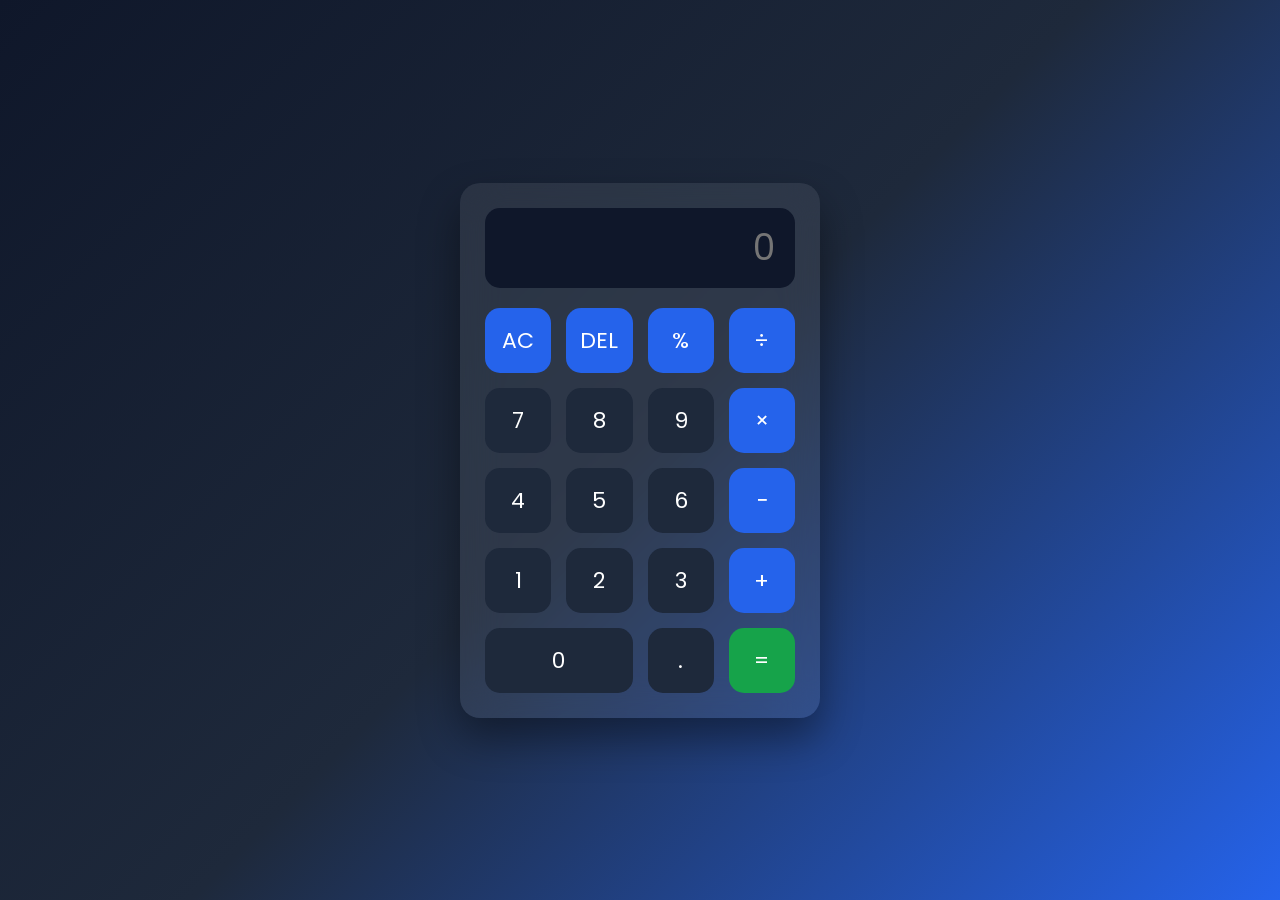
<file: calculator/index.html>
<!DOCTYPE html>
<html lang="en">

<head>
    <meta charset="UTF-8">
    <meta name="viewport" content="width=device-width, initial-scale=1.0">
    <title>Modern Calculator</title>

    <link rel="stylesheet" href="style.css">

    <link href="https://fonts.googleapis.com/css2?family=Poppins:wght@300;400;500;600;700&display=swap"
        rel="stylesheet">
</head>

<body>

    <div class="container">

        <div class="calculator">

            <input type="text" id="display" placeholder="0" readonly>

            <div class="buttons">

                <button class="operator" onclick="clearDisplay()">AC</button>

                <button class="operator" onclick="deleteLast()">DEL</button>

                <button class="operator" onclick="appendValue('%')">%</button>

                <button class="operator" onclick="appendValue('/')">÷</button>

                <button onclick="appendValue('7')">7</button>

                <button onclick="appendValue('8')">8</button>

                <button onclick="appendValue('9')">9</button>

                <button class="operator" onclick="appendValue('*')">×</button>

                <button onclick="appendValue('4')">4</button>

                <button onclick="appendValue('5')">5</button>

                <button onclick="appendValue('6')">6</button>

                <button class="operator" onclick="appendValue('-')">−</button>

                <button onclick="appendValue('1')">1</button>

                <button onclick="appendValue('2')">2</button>

                <button onclick="appendValue('3')">3</button>

                <button class="operator" onclick="appendValue('+')">+</button>

                <button class="zero" onclick="appendValue('0')">0</button>

                <button onclick="appendValue('.')">.</button>

                <button class="equal" onclick="calculate()">=</button>

            </div>

        </div>

    </div>

    <script src="script.js"></script>

</body>

</html>
</file>
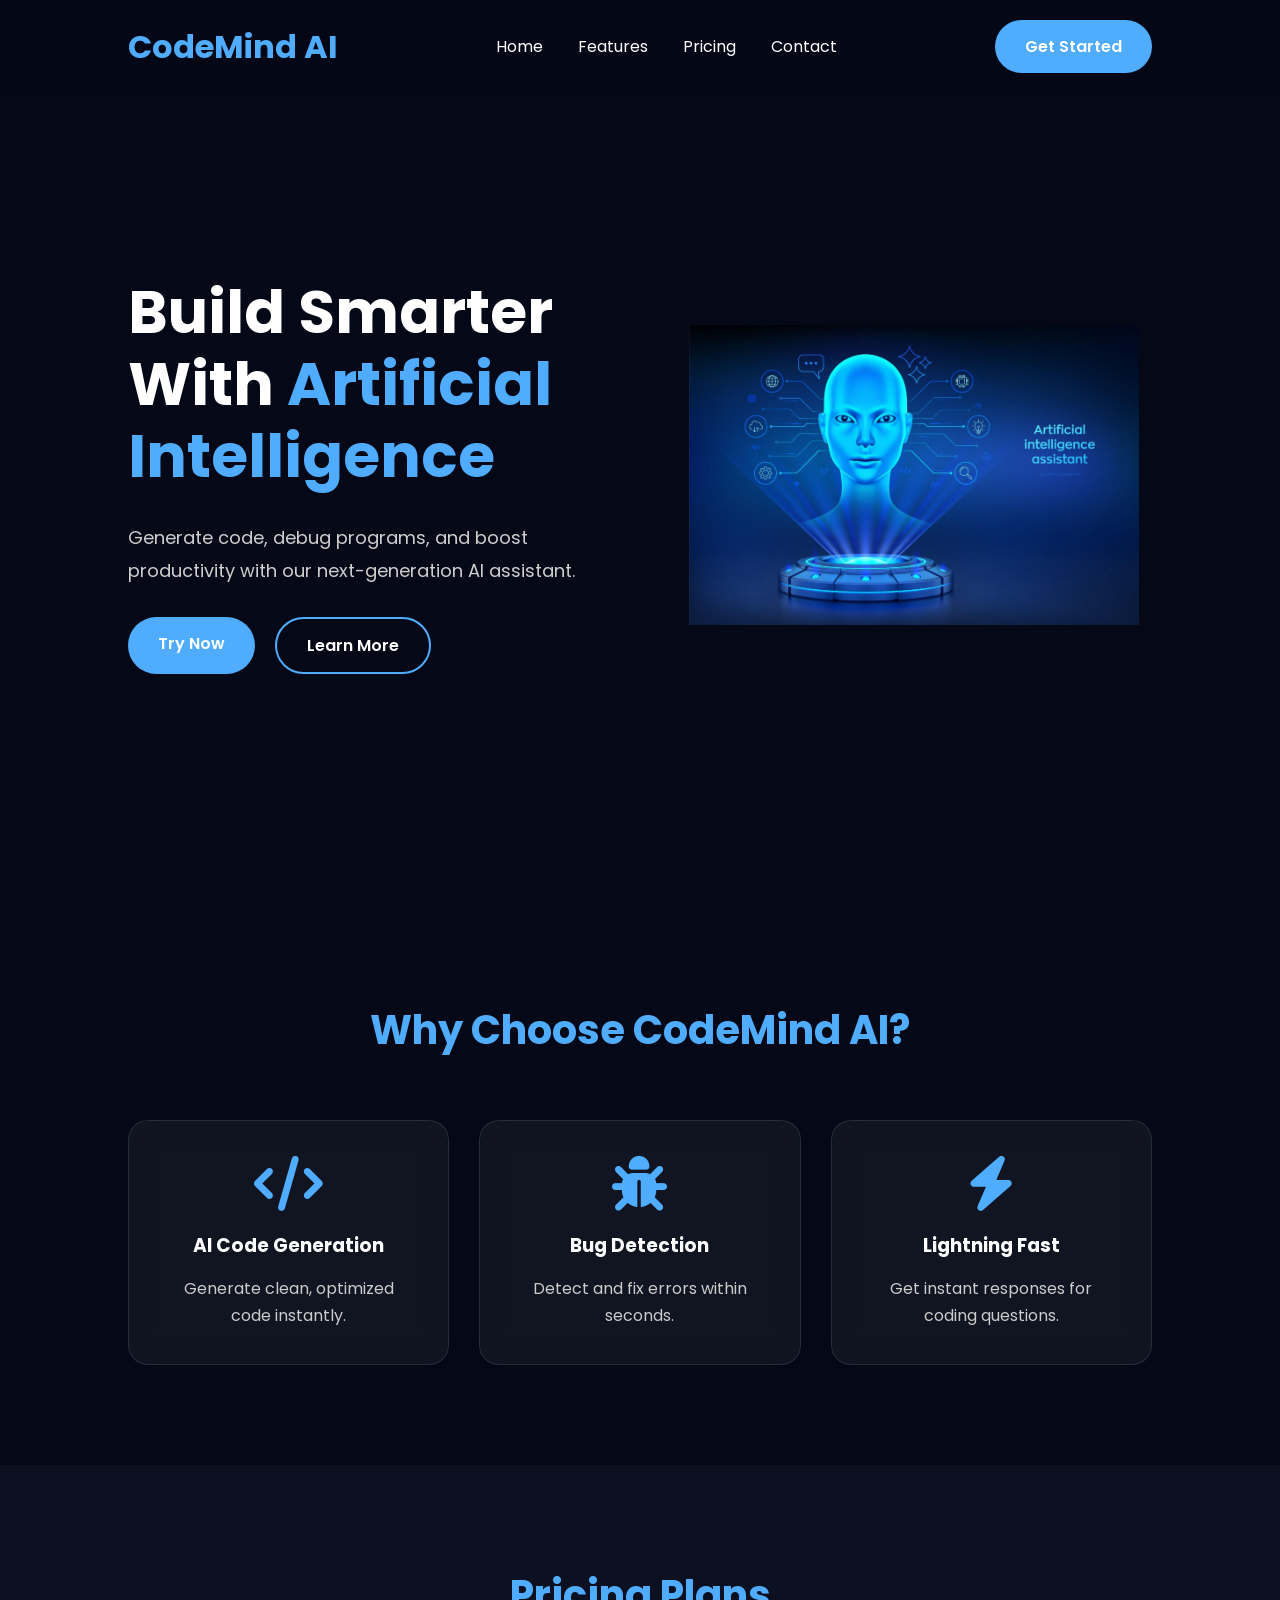
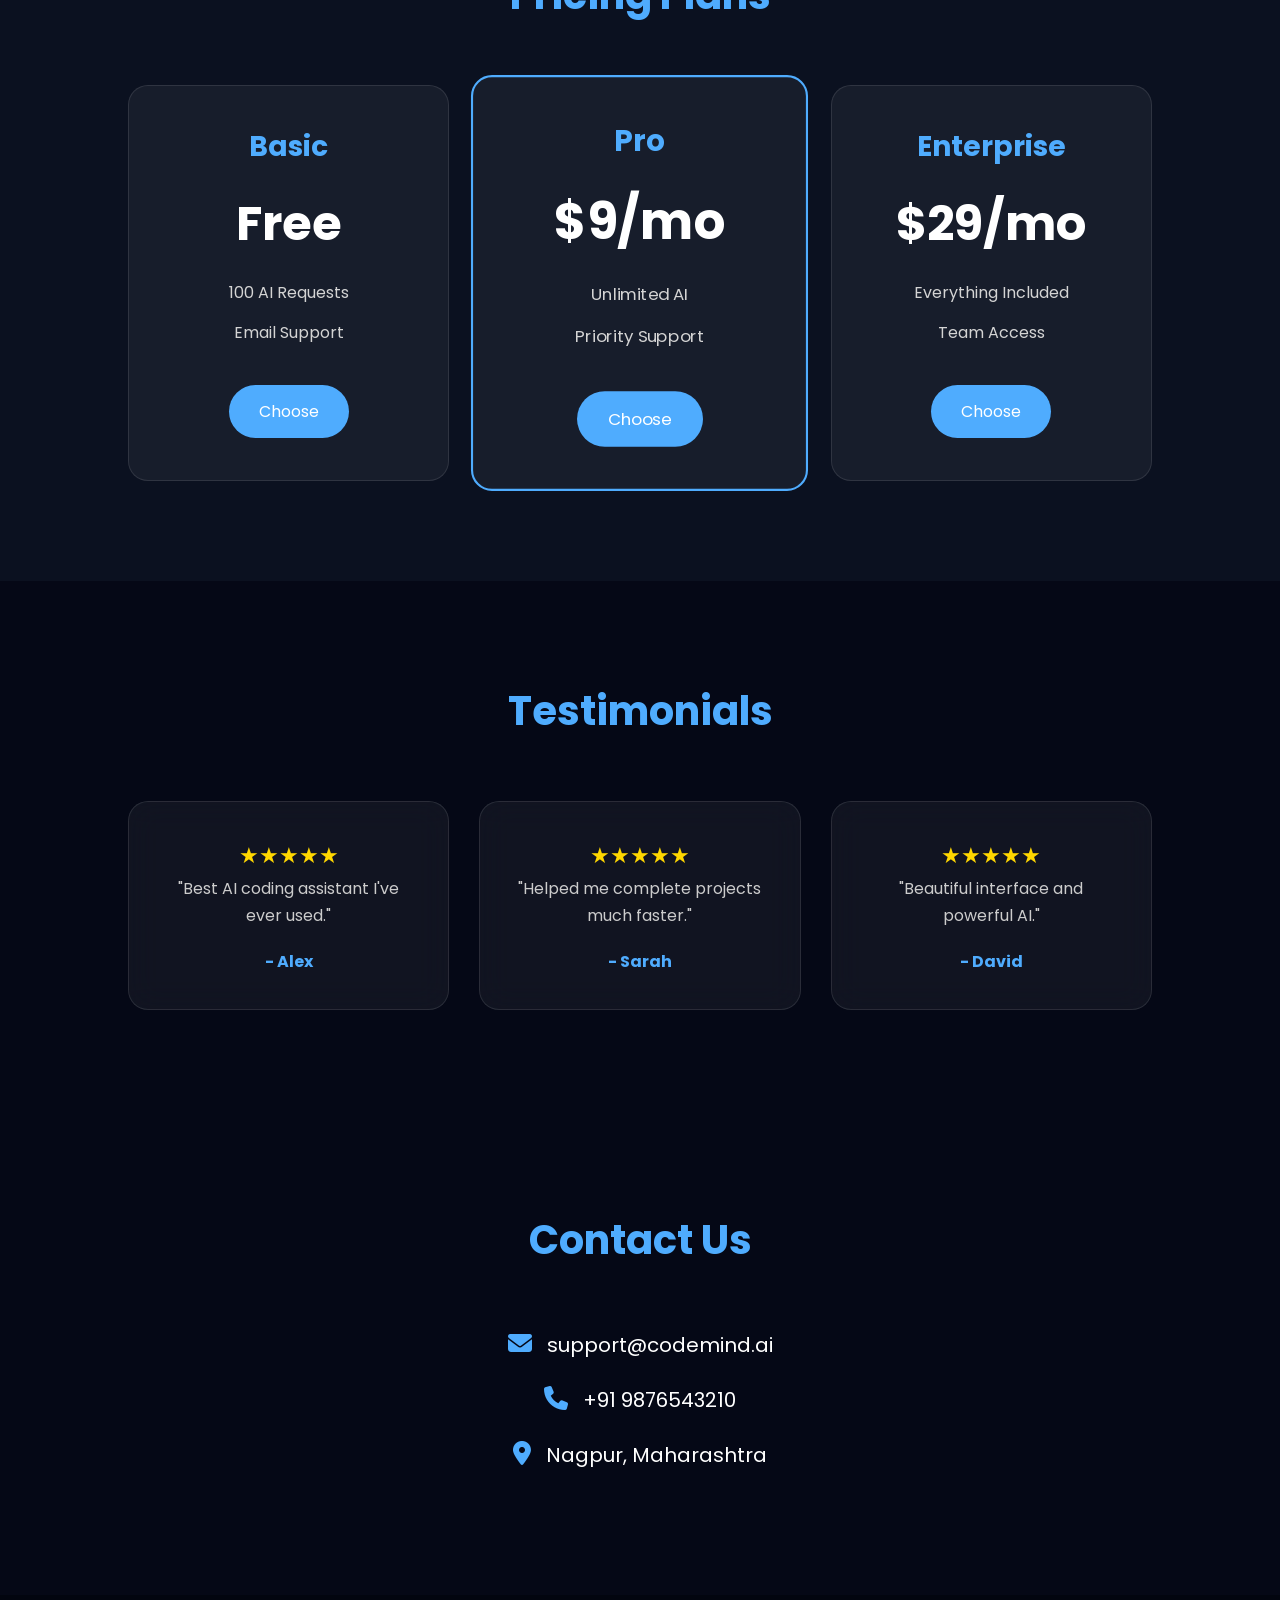
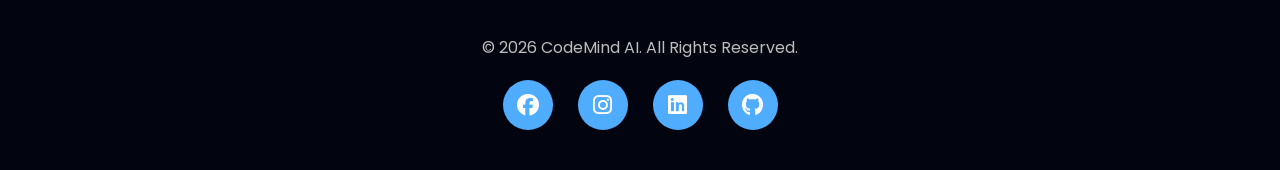
<file: landing page/index.html>
<!DOCTYPE html>
<html lang="en">
<head>
<meta charset="UTF-8">
<meta name="viewport" content="width=device-width, initial-scale=1.0">
<title>CodeMind AI</title>

<link rel="stylesheet" href="style.css">

<link rel="preconnect" href="https://fonts.googleapis.com">
<link href="https://fonts.googleapis.com/css2?family=Poppins:wght@300;400;500;600;700;800&display=swap" rel="stylesheet">

<link rel="stylesheet"
href="https://cdnjs.cloudflare.com/ajax/libs/font-awesome/6.6.0/css/all.min.css">

</head>

<body>

<!-- NAVBAR -->

<header>

<nav>

<div class="logo">
CodeMind AI
</div>

<ul>

<li><a href="#home">Home</a></li>

<li><a href="#features">Features</a></li>

<li><a href="#pricing">Pricing</a></li>

<li><a href="#contact">Contact</a></li>

</ul>

<a href="#" class="btn">
Get Started
</a>

</nav>

</header>

<!-- HERO -->

<section class="hero" id="home">

<div class="hero-text">

<h1>

Build Smarter With
<span>Artificial Intelligence</span>

</h1>

<p>

Generate code, debug programs,
and boost productivity with
our next-generation AI assistant.

</p>

<div class="hero-buttons">

<a href="#" class="primary-btn">
Try Now
</a>

<a href="#" class="secondary-btn">
Learn More
</a>

</div>

</div>

<div class="hero-image">

<img src="images/12.jpg" alt="AI">

</div>

</section>

<!-- FEATURES -->

<section id="features">

<h2>Why Choose CodeMind AI?</h2>

<div class="cards">

<div class="card">

<i class="fa-solid fa-code"></i>

<h3>AI Code Generation</h3>

<p>

Generate clean,
optimized code instantly.

</p>

</div>

<div class="card">

<i class="fa-solid fa-bug"></i>

<h3>Bug Detection</h3>

<p>

Detect and fix
errors within seconds.

</p>

</div>

<div class="card">

<i class="fa-solid fa-bolt"></i>

<h3>Lightning Fast</h3>

<p>

Get instant responses
for coding questions.

</p>

</div>

</div>

</section>

<!-- PRICING -->

<section id="pricing">

<h2>Pricing Plans</h2>

<div class="pricing-container">

<div class="price-card">

<h3>Basic</h3>

<h1>Free</h1>

<p>100 AI Requests</p>

<p>Email Support</p>

<button>Choose</button>

</div>

<div class="price-card popular">

<h3>Pro</h3>

<h1>$9/mo</h1>

<p>Unlimited AI</p>

<p>Priority Support</p>

<button>Choose</button>

</div>

<div class="price-card">

<h3>Enterprise</h3>

<h1>$29/mo</h1>

<p>Everything Included</p>

<p>Team Access</p>

<button>Choose</button>

</div>

</div>

</section>

<!-- TESTIMONIALS -->

<section>

<h2>Testimonials</h2>

<div class="cards">

<div class="card">

<p>

★★★★★

</p>

<p>

"Best AI coding assistant I've ever used."

</p>

<h4>- Alex</h4>

</div>

<div class="card">

<p>

★★★★★

</p>

<p>

"Helped me complete projects much faster."

</p>

<h4>- Sarah</h4>

</div>

<div class="card">

<p>

★★★★★

</p>

<p>

"Beautiful interface and powerful AI."

</p>

<h4>- David</h4>

</div>

</div>

</section>

<!-- CONTACT -->

<section id="contact">

<h2>Contact Us</h2>

<div class="contact">

<p>

<i class="fa-solid fa-envelope"></i>

support@codemind.ai

</p>

<p>

<i class="fa-solid fa-phone"></i>

+91 9876543210

</p>

<p>

<i class="fa-solid fa-location-dot"></i>

Nagpur, Maharashtra

</p>

</div>

</section>

<!-- FOOTER -->

<footer>

<p>

© 2026 CodeMind AI.
All Rights Reserved.

</p>

<div class="social">

<i class="fab fa-facebook"></i>

<i class="fab fa-instagram"></i>

<i class="fab fa-linkedin"></i>

<i class="fab fa-github"></i>

</div>

</footer>

<script src="script.js"></script>

</body>
</html>
</file>
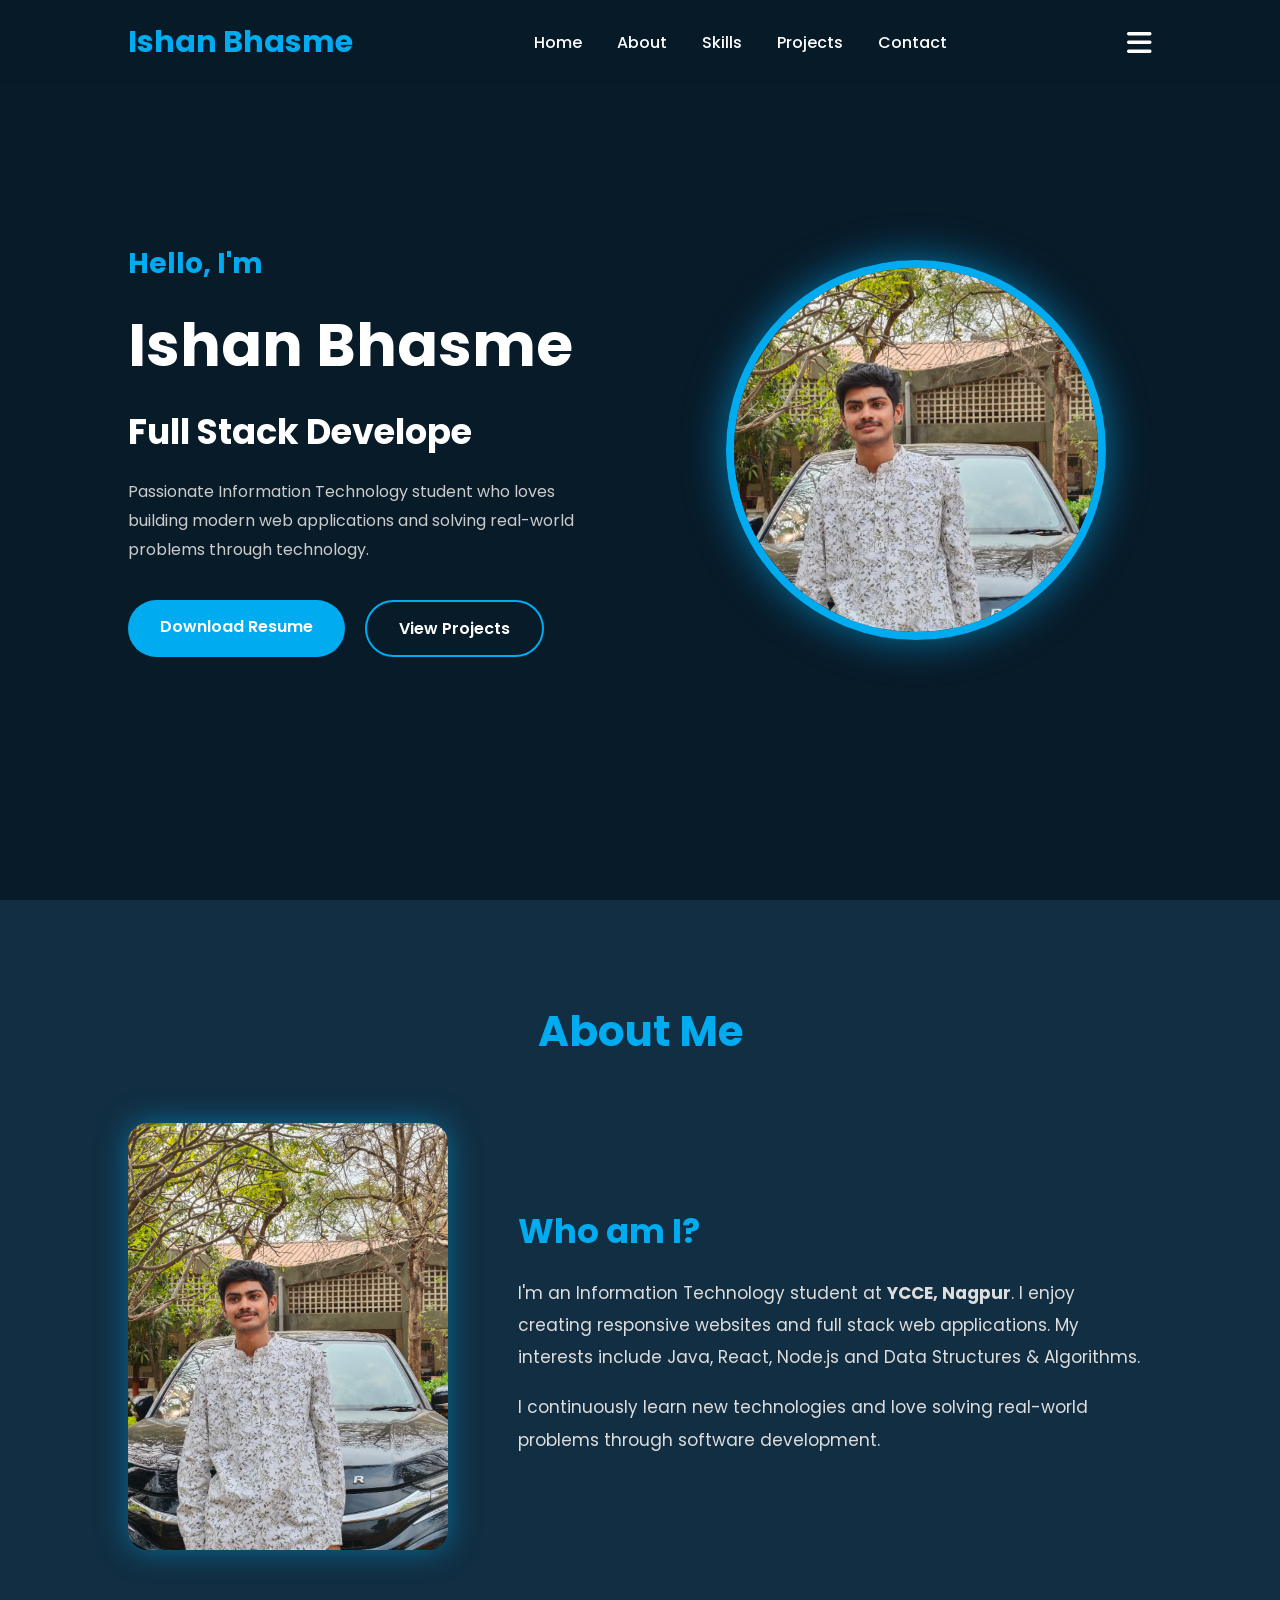
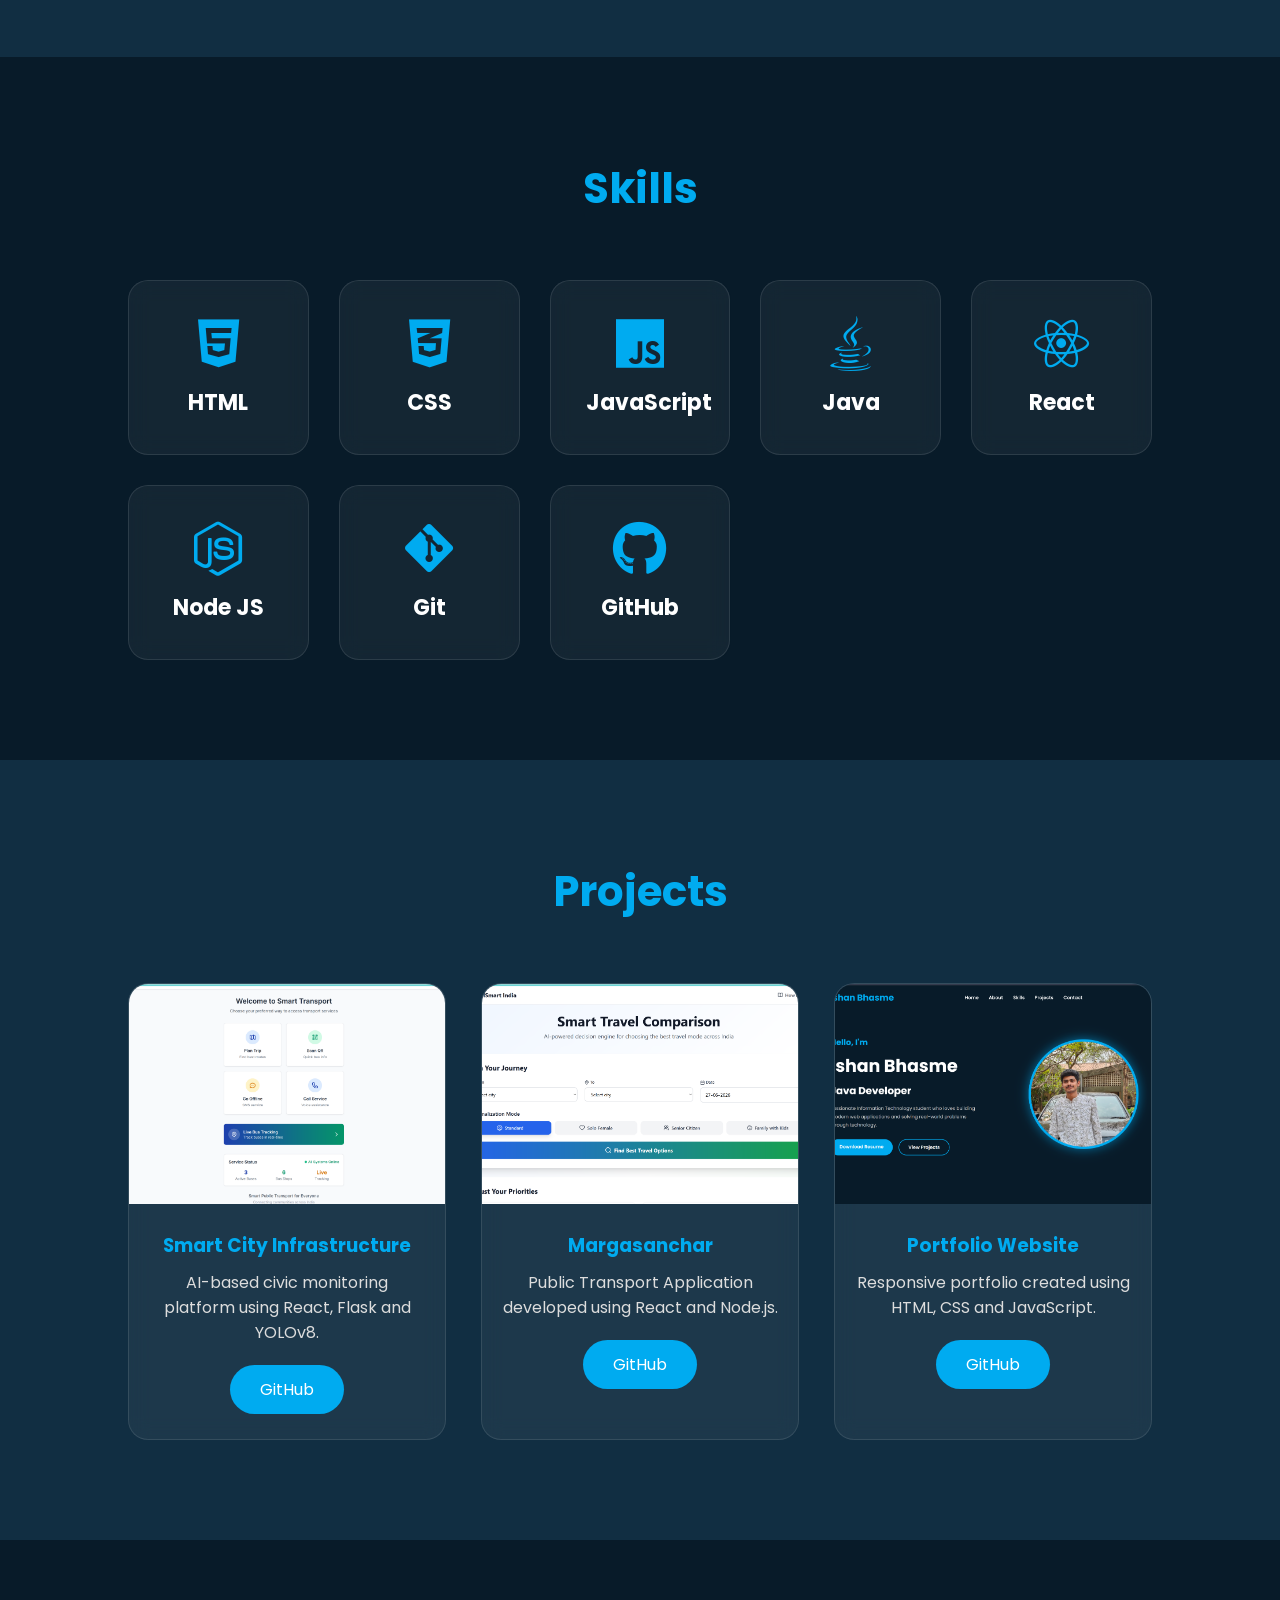
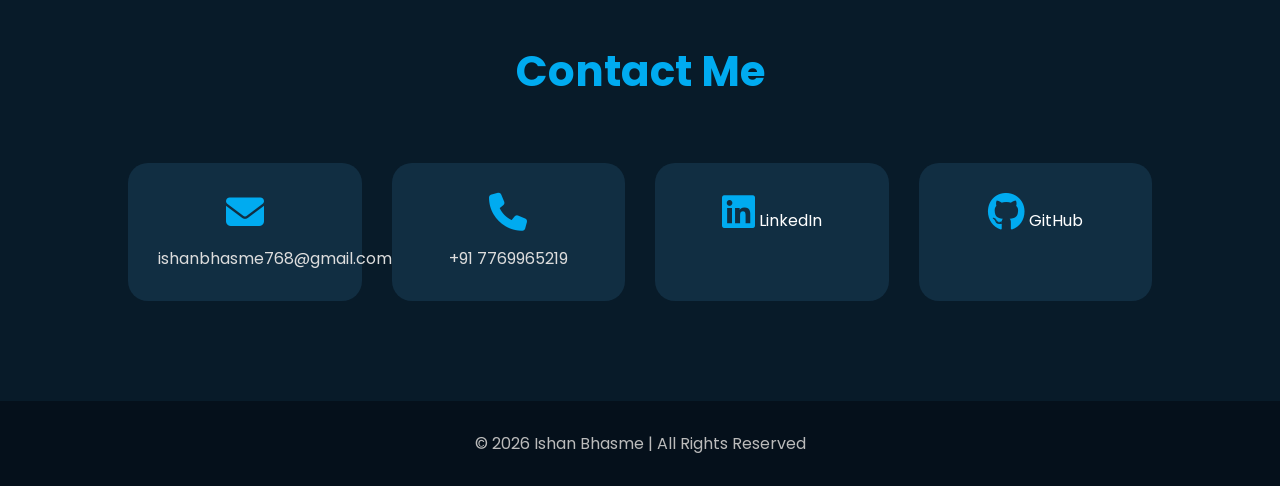
<file: portfolio/index.html>
<!DOCTYPE html>
<html lang="en">
<head>
    <meta charset="UTF-8">
    <meta name="viewport" content="width=device-width, initial-scale=1.0">
    <title>Ishan Bhasme | Portfolio</title>

    <link rel="stylesheet" href="style.css">

    <link href="https://fonts.googleapis.com/css2?family=Poppins:wght@300;400;500;600;700&display=swap" rel="stylesheet">

    <link rel="stylesheet"
        href="https://cdnjs.cloudflare.com/ajax/libs/font-awesome/6.6.0/css/all.min.css">
</head>

<body>

<!--================ NAVBAR ================-->

<header>

    <nav class="navbar">

        <h2 class="logo">Ishan Bhasme</h2>

        <ul class="nav-links">

            <li><a href="#home">Home</a></li>

            <li><a href="#about">About</a></li>

            <li><a href="#skills">Skills</a></li>

            <li><a href="#projects">Projects</a></li>

            <li><a href="#contact">Contact</a></li>

        </ul>

        <i class="fa-solid fa-bars menu"></i>

    </nav>

</header>

<!--================ HOME ================-->

<section class="home" id="home">

    <div class="home-text">

        <h3>Hello, I'm</h3>

        <h1>Ishan Bhasme</h1>

        <h2>
            <span id="typing"></span>
        </h2>

        <p>
            Passionate Information Technology student who loves building
            modern web applications and solving real-world problems through
            technology.
        </p>

        <div class="buttons">

          <a href="./assets/resume.pdf" download="Ishan_Bhasme_Resume.pdf" class="btn">
    Download Resume
</a>

            <a href="#projects" class="btn btn2">
                View Projects
            </a>

        </div>

    </div>

    <div class="home-image">

        <img src="images/profile.jpeg" alt="Profile">

    </div>

</section>

<!--================ ABOUT ================-->

<section class="about" id="about">

    <h2 class="heading">
        About Me
    </h2>

    <div class="about-content">

        <div class="about-image">

            <img src="images/profile.jpeg">

        </div>

        <div class="about-text">

            <h3>Who am I?</h3>

            <p>

                I'm an Information Technology student at
                <strong>YCCE, Nagpur</strong>.

                I enjoy creating responsive websites and
                full stack web applications.

                My interests include Java, React,
                Node.js and Data Structures & Algorithms.

            </p>

            <p>

                I continuously learn new technologies
                and love solving real-world problems
                through software development.

            </p>

        </div>

    </div>

</section>

<!--================ SKILLS ================-->

<section class="skills" id="skills">

    <h2 class="heading">
        Skills
    </h2>

    <div class="skill-container">

        <div class="card">
            <i class="fa-brands fa-html5"></i>
            <h3>HTML</h3>
        </div>

        <div class="card">
            <i class="fa-brands fa-css3-alt"></i>
            <h3>CSS</h3>
        </div>

        <div class="card">
            <i class="fa-brands fa-js"></i>
            <h3>JavaScript</h3>
        </div>

        <div class="card">
            <i class="fa-brands fa-java"></i>
            <h3>Java</h3>
        </div>

        <div class="card">
            <i class="fa-brands fa-react"></i>
            <h3>React</h3>
        </div>

        <div class="card">
            <i class="fa-brands fa-node-js"></i>
            <h3>Node JS</h3>
        </div>

        <div class="card">
            <i class="fa-brands fa-git-alt"></i>
            <h3>Git</h3>
        </div>

        <div class="card">
            <i class="fa-brands fa-github"></i>
            <h3>GitHub</h3>
        </div>

    </div>

</section>

<!--================ PROJECTS ================-->

<section class="projects" id="projects">

    <h2 class="heading">
        Projects
    </h2>

    <div class="project-container">

        <div class="project-card">

            <img src="images/project1.png">

            <h3>
                Smart City Infrastructure
            </h3>

            <p>

                AI-based civic monitoring platform
                using React, Flask and YOLOv8.

            </p>

            <a href="https://github.com/IshanBhasme/Margasanchar" class="project-btn">
                GitHub
            </a>

        </div>

        <div class="project-card">

            <img src="images/project2.png">

            <h3>
                Margasanchar
            </h3>

            <p>

                Public Transport Application
                developed using React and Node.js.

            </p>

            <a href="https://github.com/IshanBhasme/nexus" class="project-btn">
                GitHub
            </a>

        </div>

        <div class="project-card">

            <img src="images/portfolio.png">

            <h3>
                Portfolio Website
            </h3>

            <p>

                Responsive portfolio created using
                HTML, CSS and JavaScript.

            </p>

            <a href="#" class="project-btn">
                GitHub
            </a>

        </div>

    </div>

</section>

<!--================ CONTACT ================-->

<section class="contact" id="contact">

    <h2 class="heading">
        Contact Me
    </h2>

    <div class="contact-box">

        <div>

            <i class="fa-solid fa-envelope"></i>

            <p>
                ishanbhasme768@gmail.com
            </p>

        </div>

        <div>

            <i class="fa-solid fa-phone"></i>

            <p>
                +91 7769965219
            </p>

        </div>

        <div>

            <i class="fa-brands fa-linkedin"></i>

            <a href="https://github.com/IshanBhasme" target="_blank">
                LinkedIn
            </a>

        </div>

        <div>

            <i class="fa-brands fa-github"></i>

            <a href="https://github.com/IshanBhasme" target="_blank">
                GitHub
            </a>

        </div>

    </div>

</section>

<!--================ FOOTER ================-->

<footer>

    <p>

        © 2026 Ishan Bhasme |
        All Rights Reserved

    </p>

</footer>

<button id="topBtn">

<i class="fa-solid fa-arrow-up"></i>

</button>

<script src="script.js"></script>

</body>
</html>
</file>
<file: calculator/style.css>
@import url('https://fonts.googleapis.com/css2?family=Poppins:wght@300;400;500;600;700&display=swap');

*{
    margin:0;
    padding:0;
    box-sizing:border-box;
    font-family:'Poppins',sans-serif;
}

body{
    display:flex;
    justify-content:center;
    align-items:center;
    min-height:100vh;
    background:linear-gradient(135deg,#0f172a,#1e293b,#2563eb);
}

.container{
    display:flex;
    justify-content:center;
    align-items:center;
}

.calculator{
    width:360px;
    background:rgba(255,255,255,.08);
    backdrop-filter:blur(20px);
    border-radius:20px;
    padding:25px;
    box-shadow:0 20px 40px rgba(0,0,0,.4);
}

#display{
    width:100%;
    height:80px;
    border:none;
    outline:none;
    border-radius:15px;
    margin-bottom:20px;
    padding:20px;
    text-align:right;
    font-size:35px;
    background:#0f172a;
    color:white;
}

.buttons{
    display:grid;
    grid-template-columns:repeat(4,1fr);
    gap:15px;
}

button{
    height:65px;
    border:none;
    border-radius:15px;
    font-size:22px;
    cursor:pointer;
    background:#1e293b;
    color:white;
    transition:.3s;
}

button:hover{
    transform:translateY(-4px);
    background:#334155;
}

button:active{
    transform:scale(.95);
}

.operator{
    background:#2563eb;
}

.operator:hover{
    background:#1d4ed8;
}

.equal{
    background:#16a34a;
}

.equal:hover{
    background:#15803d;
}

.zero{
    grid-column:span 2;
}

@media(max-width:450px){

.calculator{
    width:95%;
    padding:18px;
}

button{
    height:60px;
    font-size:20px;
}

#display{
    height:70px;
    font-size:28px;
}

}
</file>
<file: landing page/style.css>
/* ===========================
   GOOGLE FONT
=========================== */

@import url('https://fonts.googleapis.com/css2?family=Poppins:wght@300;400;500;600;700;800&display=swap');

/* ===========================
   RESET
=========================== */

*{
    margin:0;
    padding:0;
    box-sizing:border-box;
    font-family:'Poppins',sans-serif;
    scroll-behavior:smooth;
}

body{
    background:#050816;
    color:#fff;
    overflow-x:hidden;
}

/* ===========================
   HEADER
=========================== */

header{
    width:100%;
    position:fixed;
    top:0;
    left:0;
    background:rgba(5,8,22,.9);
    backdrop-filter:blur(10px);
    z-index:1000;
}

nav{
    display:flex;
    justify-content:space-between;
    align-items:center;
    padding:20px 10%;
}

.logo{
    font-size:32px;
    font-weight:700;
    color:#4facfe;
}

nav ul{
    display:flex;
    list-style:none;
    gap:35px;
}

nav ul li a{
    color:white;
    text-decoration:none;
    transition:.3s;
}

nav ul li a:hover{
    color:#4facfe;
}

/* ===========================
   BUTTONS
=========================== */

.btn,
.primary-btn,
.secondary-btn{

    display:inline-block;
    text-decoration:none;
    padding:14px 30px;
    border-radius:50px;
    transition:.4s;
    font-weight:600;

}

.btn,
.primary-btn{

    background:#4facfe;
    color:white;

}

.secondary-btn{

    border:2px solid #4facfe;
    color:white;

}

.btn:hover,
.primary-btn:hover{

    transform:translateY(-5px);
    box-shadow:0 0 20px #4facfe;

}

.secondary-btn:hover{

    background:#4facfe;

}

/* ===========================
   HERO
=========================== */

.hero{

    min-height:100vh;
    display:flex;
    justify-content:space-between;
    align-items:center;
    padding:130px 10% 80px;
    gap:70px;

}

.hero-text{

    flex:1;

}

.hero-text h1{

    font-size:60px;
    line-height:1.2;

}

.hero-text span{

    color:#4facfe;

}

.hero-text p{

    margin:30px 0;
    color:#cfcfcf;
    line-height:1.8;
    font-size:18px;

}

.hero-buttons{

    display:flex;
    gap:20px;

}

.hero-image{

    flex:1;
    display:flex;
    justify-content:center;

}

.hero-image img{

    width:450px;
    animation:float 4s ease-in-out infinite;

}

@keyframes float{

0%{

transform:translateY(0);

}

50%{

transform:translateY(-20px);

}

100%{

transform:translateY(0);

}

}

/* ===========================
   COMMON SECTION
=========================== */

section{

    padding:100px 10%;

}

section h2{

    text-align:center;
    font-size:40px;
    color:#4facfe;
    margin-bottom:60px;

}

/* ===========================
   COMMON CARDS
=========================== */

.cards{

    display:grid;
    grid-template-columns:repeat(auto-fit,minmax(250px,1fr));
    gap:30px;

}

.card{

    background:rgba(255,255,255,.05);
    backdrop-filter:blur(15px);
    border:1px solid rgba(255,255,255,.1);
    border-radius:20px;
    padding:35px;
    text-align:center;
    transition:.4s;

}

.card:hover{

    transform:translateY(-10px);
    box-shadow:0 0 25px rgba(79,172,254,.5);

}

.card i{

    font-size:55px;
    color:#4facfe;
    margin-bottom:20px;

}

.card h3{

    margin-bottom:15px;

}

.card p{

    color:#ccc;
    line-height:1.7;

}
/* ===========================
   PRICING
=========================== */

#pricing{
    background:#0b1120;
}

.pricing-container{
    display:grid;
    grid-template-columns:repeat(auto-fit,minmax(280px,1fr));
    gap:30px;
}

.price-card{
    background:rgba(255,255,255,.05);
    border:1px solid rgba(255,255,255,.1);
    border-radius:20px;
    padding:40px;
    text-align:center;
    transition:.4s;
}

.price-card:hover{
    transform:translateY(-10px);
    box-shadow:0 0 25px rgba(79,172,254,.4);
}

.popular{
    border:2px solid #4facfe;
    transform:scale(1.05);
}

.popular:hover{
    transform:scale(1.08);
}

.price-card h3{
    color:#4facfe;
    margin-bottom:20px;
    font-size:28px;
}

.price-card h1{
    font-size:48px;
    margin-bottom:20px;
}

.price-card p{
    margin:15px 0;
    color:#d4d4d4;
}

.price-card button{
    margin-top:25px;
    border:none;
    background:#4facfe;
    color:white;
    padding:14px 30px;
    border-radius:40px;
    cursor:pointer;
    font-size:16px;
    transition:.3s;
}

.price-card button:hover{
    background:white;
    color:#050816;
}

/* ===========================
   TESTIMONIALS
=========================== */

.card h4{
    margin-top:20px;
    color:#4facfe;
}

.card:first-child p:first-child,
.card:nth-child(2) p:first-child,
.card:nth-child(3) p:first-child{
    color:gold;
    font-size:22px;
}

/* ===========================
   CONTACT
=========================== */

.contact{
    max-width:700px;
    margin:auto;
    text-align:center;
}

.contact p{
    margin:25px 0;
    font-size:20px;
}

.contact i{
    color:#4facfe;
    margin-right:10px;
    font-size:24px;
}

/* ===========================
   FOOTER
=========================== */

footer{
    background:#02050f;
    padding:40px 10%;
    text-align:center;
}

footer p{
    color:#bdbdbd;
    margin-bottom:20px;
}

.social{
    display:flex;
    justify-content:center;
    gap:25px;
}

.social i{
    width:50px;
    height:50px;
    background:#4facfe;
    border-radius:50%;
    display:flex;
    justify-content:center;
    align-items:center;
    font-size:22px;
    cursor:pointer;
    transition:.3s;
}

.social i:hover{
    transform:translateY(-8px) rotate(360deg);
    background:white;
    color:#050816;
}

/* ===========================
   SCROLLBAR
=========================== */

::-webkit-scrollbar{
    width:10px;
}

::-webkit-scrollbar-track{
    background:#050816;
}

::-webkit-scrollbar-thumb{
    background:#4facfe;
    border-radius:20px;
}

/* ===========================
   RESPONSIVE
=========================== */

@media(max-width:992px){

.hero{
    flex-direction:column-reverse;
    text-align:center;
}

.hero-image img{
    width:350px;
}

.hero-buttons{
    justify-content:center;
}

nav{
    flex-direction:column;
    gap:20px;
}

}

@media(max-width:768px){

nav ul{
    flex-direction:column;
    gap:15px;
    text-align:center;
}

.hero-text h1{
    font-size:42px;
}

.hero-image img{
    width:280px;
}

section h2{
    font-size:32px;
}

}

@media(max-width:500px){

.hero{
    padding-top:150px;
}

.hero-text h1{
    font-size:34px;
}

.hero-text p{
    font-size:16px;
}

.hero-buttons{
    flex-direction:column;
}

.btn,
.primary-btn,
.secondary-btn{
    width:100%;
    text-align:center;
}

.price-card{
    padding:30px;
}

.card{
    padding:25px;
}

.contact p{
    font-size:16px;
}

}
</file>
<file: portfolio/style.css>
/* ===========================
   GOOGLE FONT
=========================== */

@import url('https://fonts.googleapis.com/css2?family=Poppins:wght@300;400;500;600;700;800&display=swap');

/* ===========================
   RESET
=========================== */

*{
    margin:0;
    padding:0;
    box-sizing:border-box;
    scroll-behavior:smooth;
    font-family:'Poppins',sans-serif;
}

body{
    background:#081b29;
    color:white;
}

section{
    padding:100px 10%;
}

.heading{
    text-align:center;
    font-size:42px;
    margin-bottom:60px;
    color:#00abf0;
}

/* ===========================
   NAVBAR
=========================== */

header{
    width:100%;
    position:fixed;
    top:0;
    left:0;
    z-index:1000;
    background:rgba(8,27,41,.95);
    backdrop-filter:blur(15px);
}

.navbar{
    display:flex;
    justify-content:space-between;
    align-items:center;
    padding:20px 10%;
}

.logo{
    color:#00abf0;
    font-size:30px;
    font-weight:700;
}

.nav-links{
    display:flex;
    list-style:none;
    gap:35px;
}

.nav-links a{
    text-decoration:none;
    color:white;
    font-weight:500;
    transition:.3s;
}

.nav-links a:hover{
    color:#00abf0;
}

.menu{
    display:none;
    font-size:28px;
    cursor:pointer;
}

/* ===========================
   HOME
=========================== */

.home{
    min-height:100vh;
    display:flex;
    justify-content:space-between;
    align-items:center;
    gap:80px;
}

.home-text{
    flex:1;
}

.home-text h3{
    font-size:28px;
    color:#00abf0;
}

.home-text h1{
    font-size:60px;
    margin:15px 0;
}

.home-text h2{
    font-size:35px;
    margin-bottom:20px;
}

.home-text p{
    color:#ccc;
    line-height:1.8;
    margin-bottom:35px;
}

.buttons{
    display:flex;
    gap:20px;
}

.btn{
    text-decoration:none;
    color:white;
    background:#00abf0;
    padding:14px 32px;
    border-radius:40px;
    transition:.4s;
    font-weight:600;
}

.btn:hover{
    transform:translateY(-5px);
    box-shadow:0 0 20px #00abf0;
}

.btn2{
    background:transparent;
    border:2px solid #00abf0;
}

.btn2:hover{
    background:#00abf0;
}

.home-image{
    flex:1;
    display:flex;
    justify-content:center;
}

.home-image img{
    width:380px;
    height:380px;
    object-fit:cover;
    border-radius:50%;
    border:8px solid #00abf0;
    box-shadow:0 0 40px rgba(0,171,240,.6);
    animation:float 4s ease-in-out infinite;
}

@keyframes float{

0%{
transform:translateY(0);
}

50%{
transform:translateY(-20px);
}

100%{
transform:translateY(0);
}

}

/* ===========================
   ABOUT
=========================== */

.about{
    background:#112e42;
}

.about-content{
    display:flex;
    justify-content:center;
    align-items:center;
    gap:70px;
}

.about-image img{
    width:320px;
    border-radius:20px;
    box-shadow:0 0 30px rgba(0,171,240,.5);
}

.about-text{
    max-width:650px;
}

.about-text h3{
    font-size:34px;
    color:#00abf0;
    margin-bottom:20px;
}

.about-text p{
    color:#ddd;
    line-height:1.9;
    margin-bottom:18px;
    font-size:17px;
}

/* ===========================
   COMMON CARD STYLE
=========================== */

.card,
.project-card{
    background:rgba(255,255,255,.05);
    border:1px solid rgba(255,255,255,.1);
    backdrop-filter:blur(10px);
    border-radius:20px;
    transition:.4s;
}

.card:hover,
.project-card:hover{
    transform:translateY(-10px);
    box-shadow:0 0 20px rgba(0,171,240,.4);
}
/* ===========================
   SKILLS
=========================== */

.skill-container{
    display:grid;
    grid-template-columns:repeat(auto-fit,minmax(180px,1fr));
    gap:30px;
}

.card{
    padding:35px;
    text-align:center;
}

.card i{
    font-size:55px;
    color:#00abf0;
    margin-bottom:15px;
}

.card h3{
    font-size:22px;
}

/* ===========================
   PROJECTS
=========================== */

.projects{
    background:#112e42;
}

.project-container{
    display:grid;
    grid-template-columns:repeat(auto-fit,minmax(300px,1fr));
    gap:35px;
}

.project-card{
    overflow:hidden;
    text-align:center;
}

.project-card img{
    width:100%;
    height:220px;
    object-fit:cover;
}

.project-card h3{
    margin:20px 0 10px;
    color:#00abf0;
}

.project-card p{
    color:#ddd;
    padding:0 20px;
    margin-bottom:20px;
}

.project-btn{
    display:inline-block;
    margin-bottom:25px;
    padding:12px 30px;
    border-radius:30px;
    background:#00abf0;
    color:white;
    text-decoration:none;
    transition:.3s;
}

.project-btn:hover{
    background:white;
    color:#081b29;
}

/* ===========================
   CONTACT
=========================== */

.contact-box{
    display:grid;
    grid-template-columns:repeat(auto-fit,minmax(220px,1fr));
    gap:30px;
}

.contact-box div{
    background:#112e42;
    padding:30px;
    border-radius:20px;
    text-align:center;
}

.contact-box i{
    font-size:38px;
    color:#00abf0;
    margin-bottom:15px;
}

.contact-box a{
    color:white;
    text-decoration:none;
}

.contact-box p{
    color:#ddd;
}

/* ===========================
   FOOTER
=========================== */

footer{
    padding:30px;
    text-align:center;
    background:#05101b;
}

footer p{
    color:#bbb;
}

/* ===========================
   SCROLL TO TOP
=========================== */

#topBtn{
    position:fixed;
    right:25px;
    bottom:25px;
    width:50px;
    height:50px;
    border:none;
    border-radius:50%;
    background:#00abf0;
    color:white;
    font-size:22px;
    cursor:pointer;
    display:none;
    transition:.3s;
}

#topBtn:hover{
    transform:scale(1.1);
}

/* ===========================
   RESPONSIVE
=========================== */

@media(max-width:992px){

.home{
    flex-direction:column-reverse;
    text-align:center;
    padding-top:140px;
}

.about-content{
    flex-direction:column;
    text-align:center;
}

.buttons{
    justify-content:center;
}

.home-image img{
    width:300px;
    height:300px;
}

}

@media(max-width:768px){

.nav-links{
    display:none;
}

.menu{
    display:block;
}

.heading{
    font-size:34px;
}

.home-text h1{
    font-size:42px;
}

.home-text h2{
    font-size:26px;
}

.home-image img{
    width:250px;
    height:250px;
}

.about-image img{
    width:260px;
}

}

@media(max-width:500px){

section{
    padding:80px 8%;
}

.home-text h1{
    font-size:34px;
}

.home-text h2{
    font-size:22px;
}

.btn{
    padding:12px 22px;
    font-size:15px;
}

.buttons{
    flex-direction:column;
}

}
</file>
